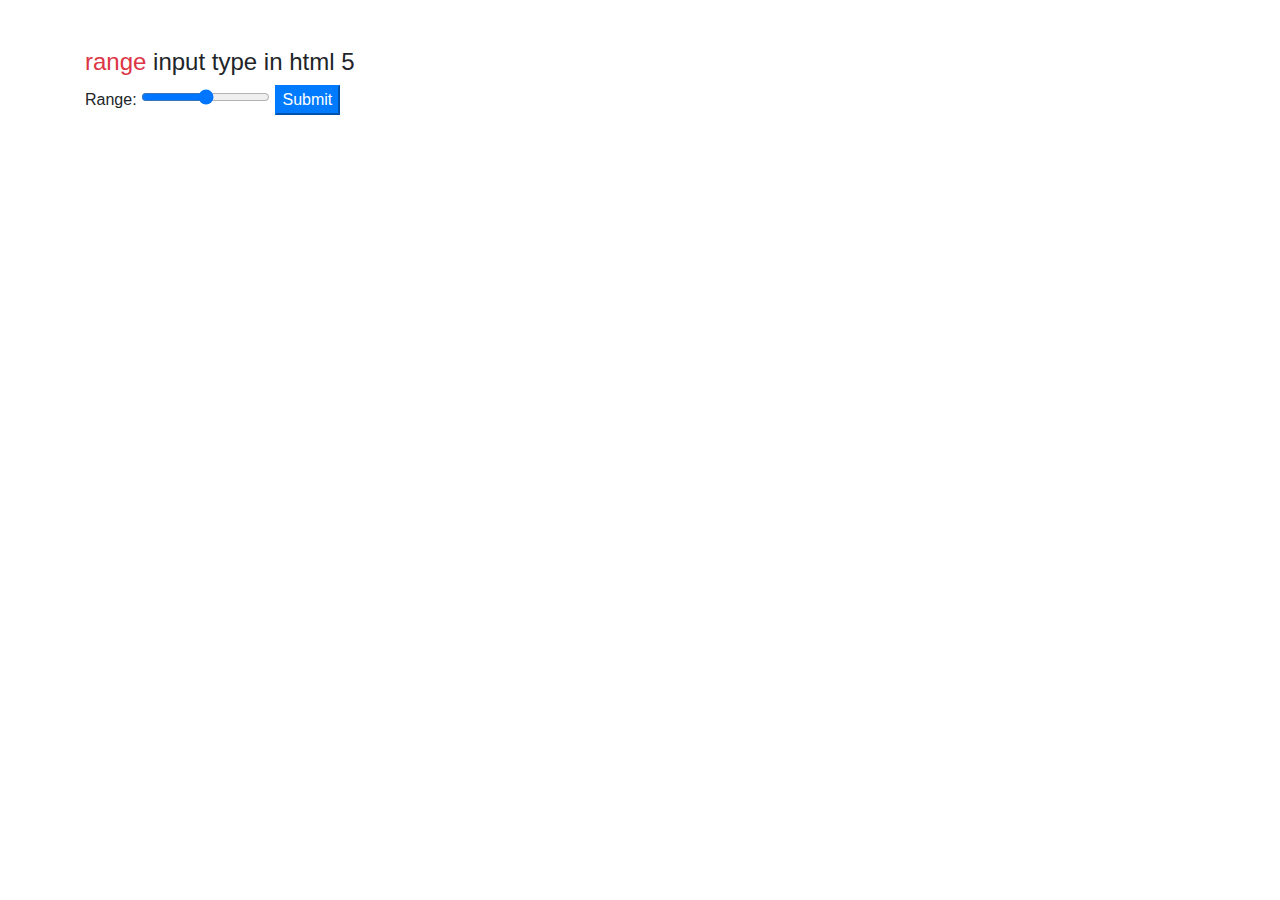
<file: index.html>
<!DOCTYPE html>  
<html>  
<head>  
    <title></title>  
    <meta charset="utf-8" />  
    <link rel="stylesheet" href="https://maxcdn.bootstrapcdn.com/bootstrap/4.1.3/css/bootstrap.min.css">  
    <script src="https://ajax.googleapis.com/ajax/libs/jquery/3.3.1/jquery.min.js"></script>  
    <script src="https://maxcdn.bootstrapcdn.com/bootstrap/4.1.3/js/bootstrap.min.js"></script>  
</head>  
<body>  
    <div class="container py-5">  
        <h4><span class="text-danger">range</span> input type in html 5</h4>  
        <form action="https://formshow.systementor.se/" method="post">  
            <div class="form-group">  
                <label>Range:</label>  
                <input type="range" name="range" class="custom-range"/>  
                <button class="btn-primary rounded-0">Submit</button>     
            </div>  
        </form>    
    </div>   
</body>  
</html>
</file>
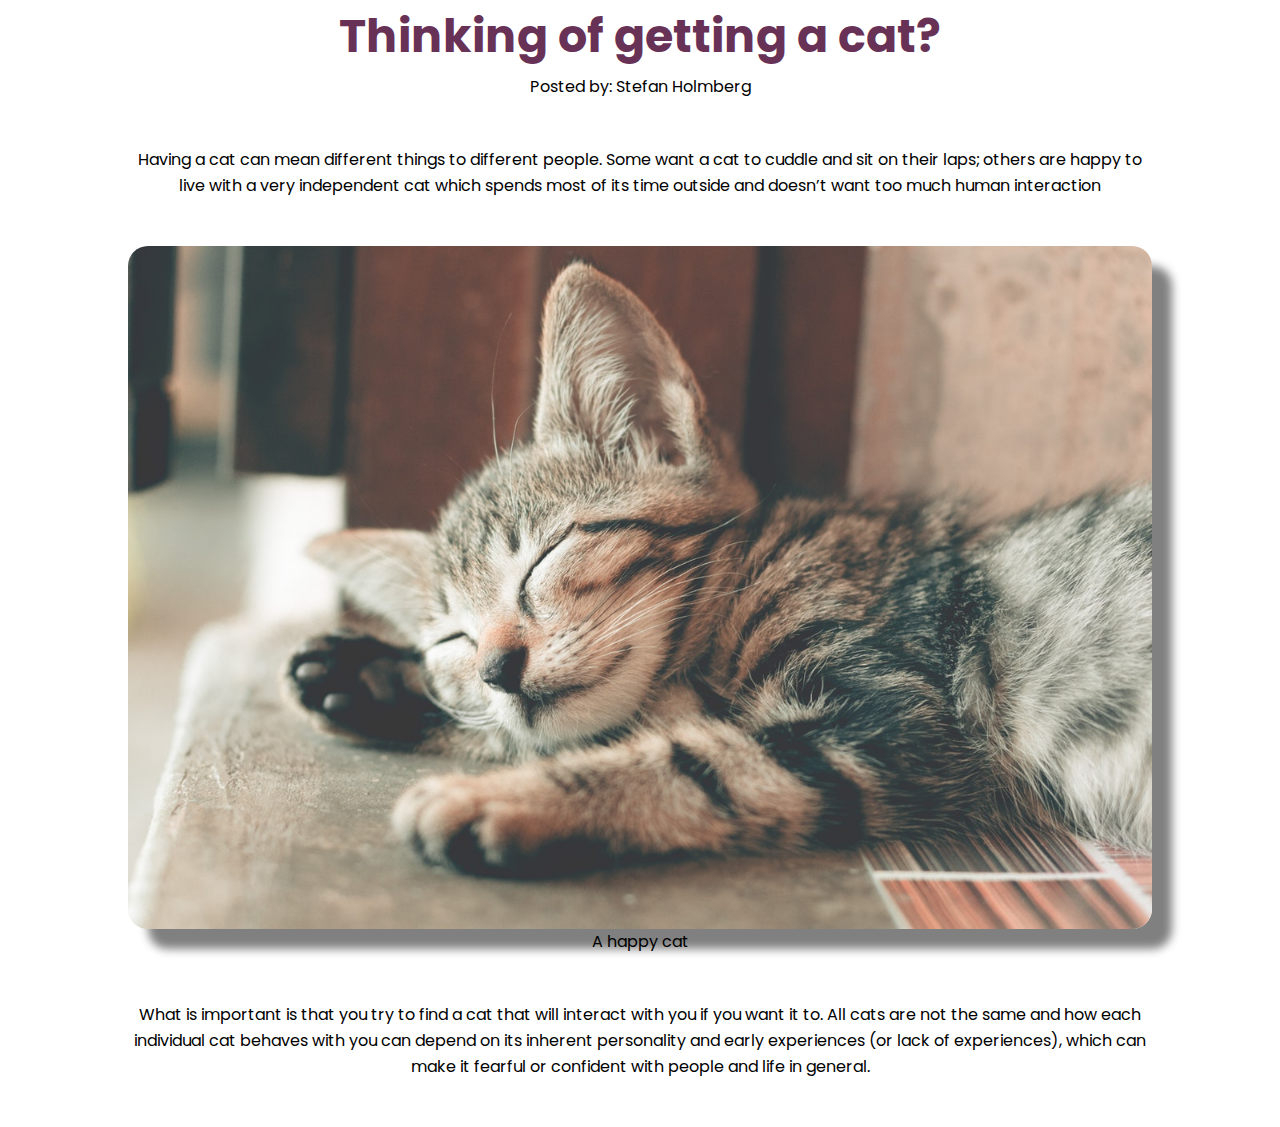
<file: blog.html>
<!DOCTYPE html>
<html lang="en">
  <head>
    <meta charset="utf-8">
    <title>Stefans cool blog</title>
    <link rel="preconnect" href="https://fonts.googleapis.com">
    <link rel="preconnect" href="https://fonts.gstatic.com" crossorigin>
    <link href="https://fonts.googleapis.com/css2?family=Poppins:wght@400;700&display=swap" rel="stylesheet">    
    <link rel="stylesheet" href="css/blogstyles.css">
  </head>
  <body>
    <article class="article">
      <header class="spacing">
        <h1 class="header-title">Thinking of getting a cat?</h1>
        <p>Posted by: Stefan Holmberg</p>
      </header>
      <p class="spacing">Having a cat can mean different things to different people. Some want a cat to cuddle and sit on their laps; others are happy to live with a very independent cat which spends most of its time outside and doesn’t want too much human interaction</p>
      <figure  class="spacing">
        <img class="article-image" src="images/cat.jpg" alt="The cat is pleased">
        <figcaption>A happy cat</figcaption>
      </figure>
      <p  class="spacing">What is important is that you try to find a cat that will interact with you if you want it to. All cats are not the same and how each individual cat behaves with you can depend on its inherent personality and early experiences (or lack of experiences), which can make it fearful or confident with people and life in general. 
      </p>
    </article>
  </body>
</html>
</file>
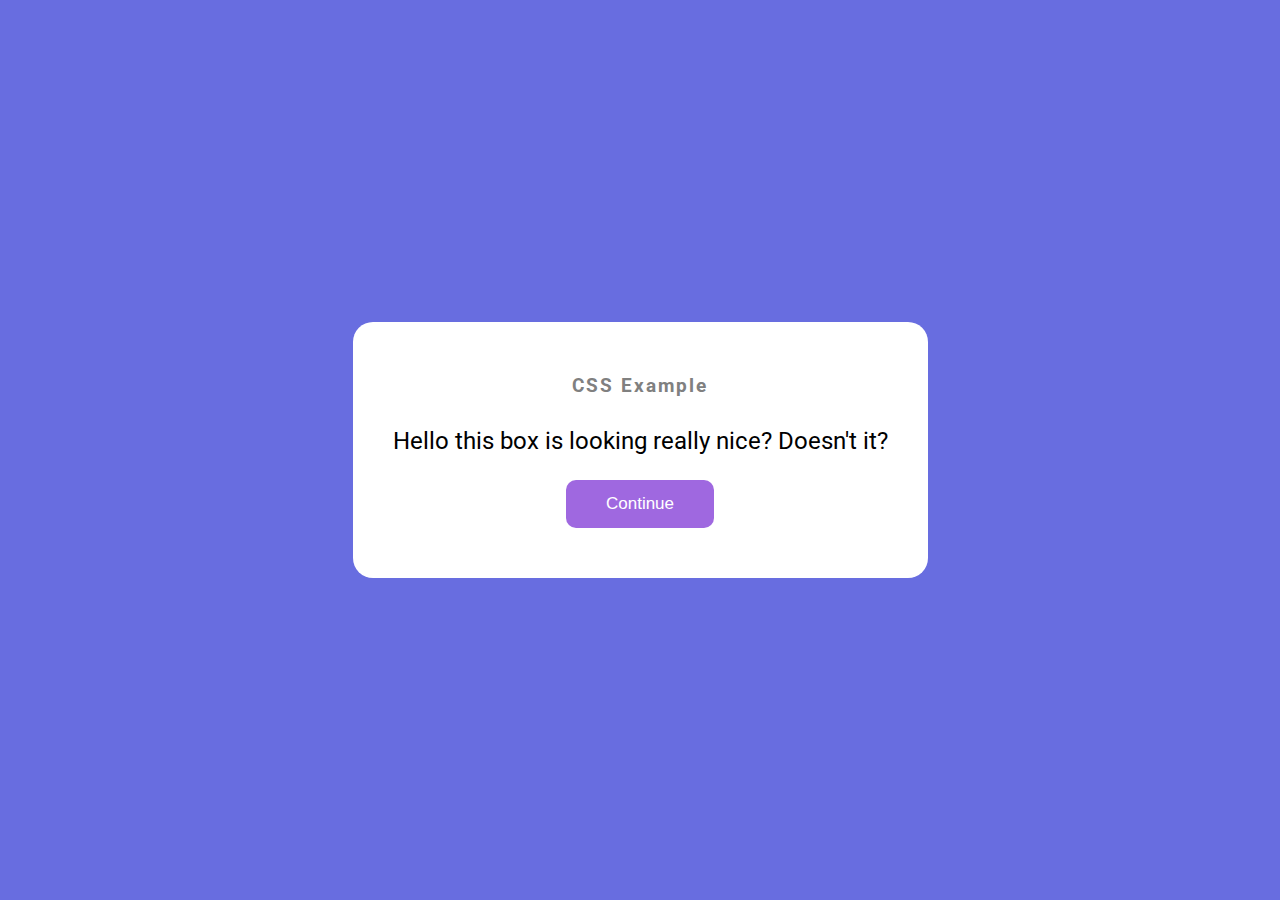
<file: centercenter.html>
<!DOCTYPE html>
<html lang="en">
<head>
    <meta charset="UTF-8">
    <meta http-equiv="X-UA-Compatible" content="IE=edge">
    <meta name="viewport" content="width=device-width, initial-scale=1.0">
    <title>Document</title>
    
    <link rel="stylesheet" href="css/centercenter.css">
</head>
<body>
    <main class="container">
        <h3>CSS Example</h3>
        <div class="txt">Hello this box is looking really nice? Doesn't it?</div>
        <button  class="btn">Continue</button>
    </main>            
</body>
</html>
</file>
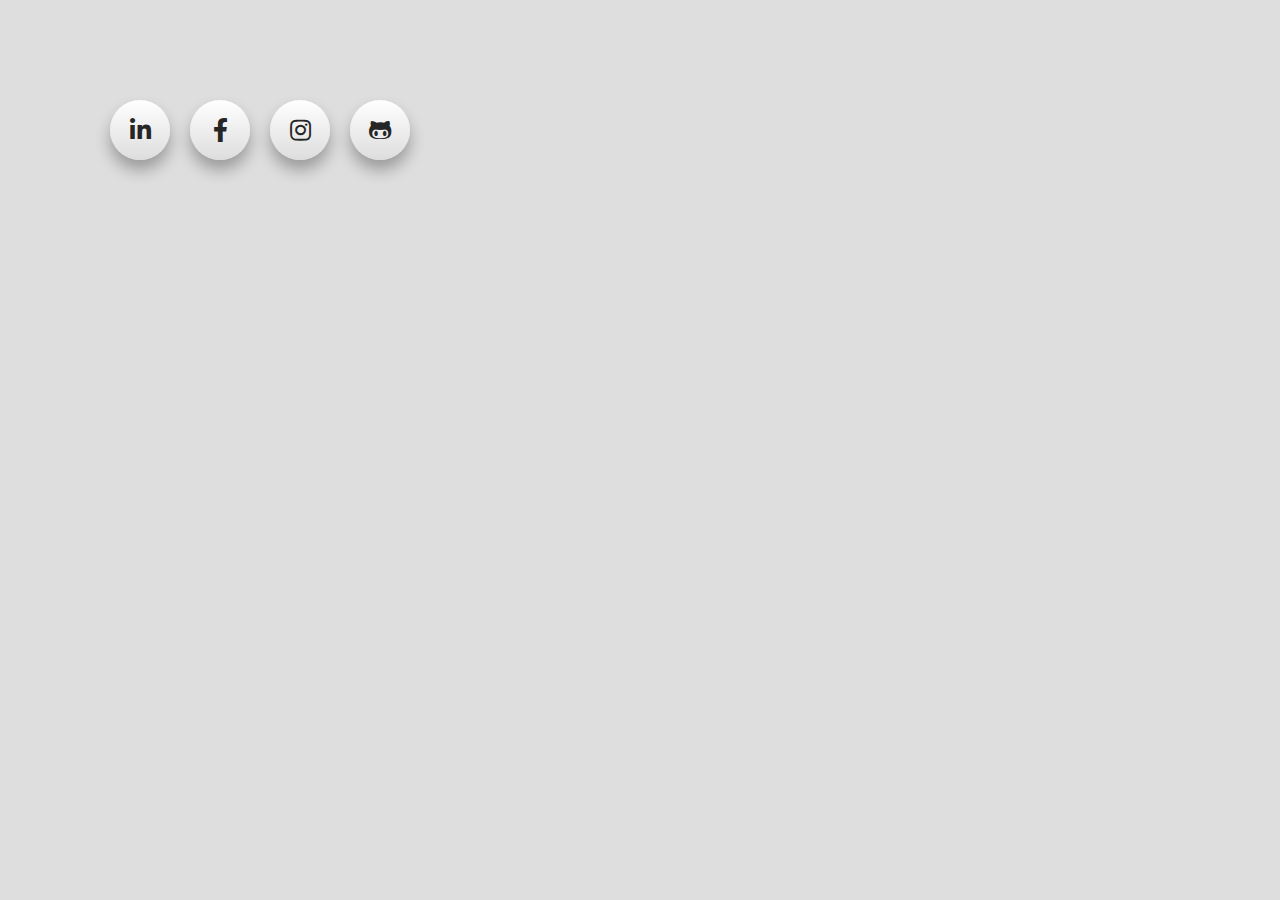
<file: mediahover.html>
<!DOCTYPE html>
<html lang="en">
<head>
    <meta charset="UTF-8">
    <meta http-equiv="X-UA-Compatible" content="IE=edge">
    <meta name="viewport" content="width=device-width, initial-scale=1.0">
    <link rel="stylesheet" href="https://cdnjs.cloudflare.com/ajax/libs/font-awesome/5.15.4/css/all.min.css">
    <link rel="stylesheet" href="css/mediahover.css">
    <title>Document</title>
</head>
<body>
    
    <ul class="sociallinks">
        <li>
            <a href="#">
                <i class="fab fa-linkedin-in"></i>
            </a>
        </li>
        <li>
            <a href="#">
                <i class="fab fa-facebook-f"></i>
            </a>

        </li>
        <li>
            <a href="#">
                <i class="fab fa-instagram"></i>
            </a>

        </li>
        <li>
            <a href="#">
                <i class="fab fa-github-alt"></i>
            </a>

        </li>
        
    </ul>
</body>
</html>
</file>
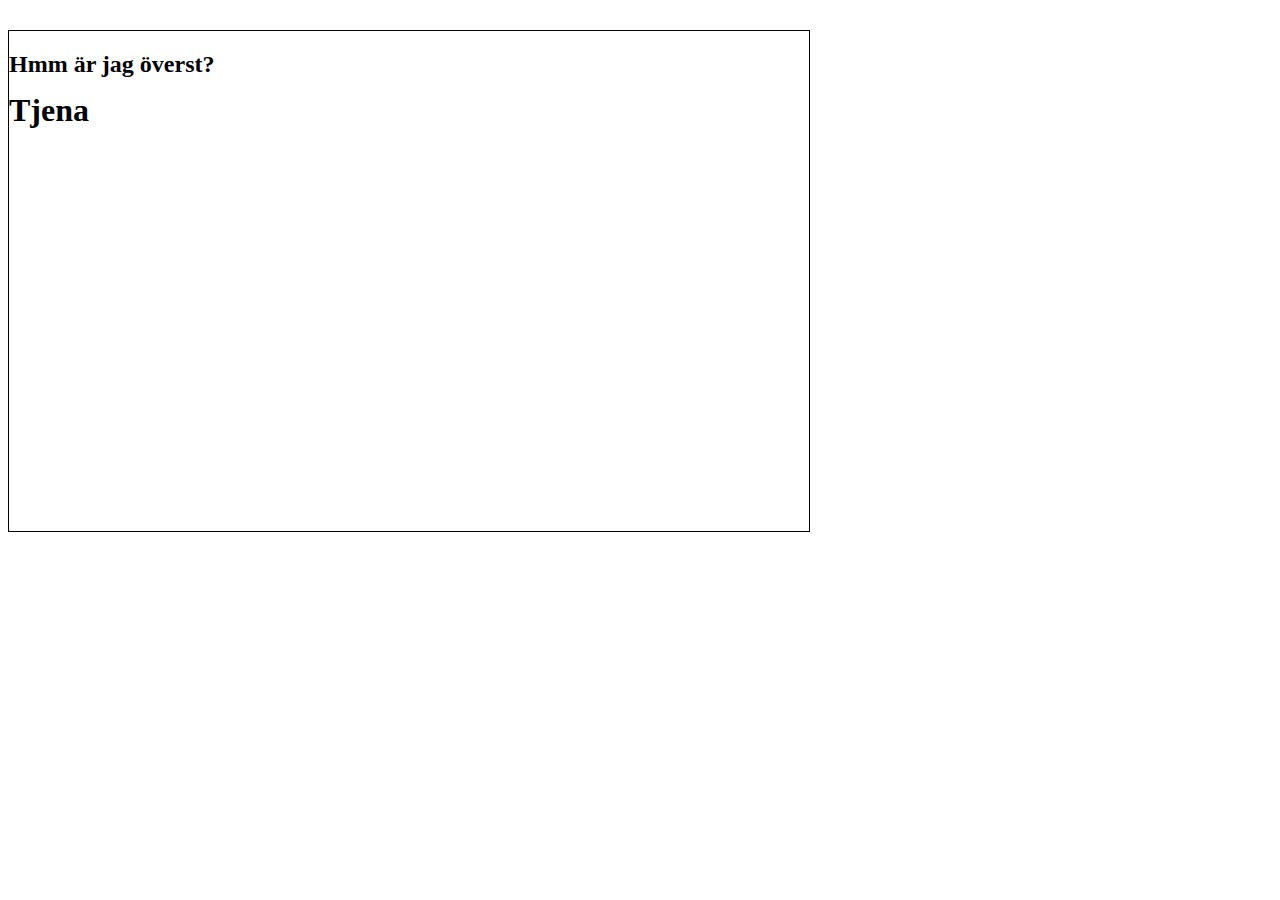
<file: positions.html>
<!DOCTYPE html>
<html lang="en">
<head>
    <meta charset="UTF-8">
    <meta http-equiv="X-UA-Compatible" content="IE=edge">
    <meta name="viewport" content="width=device-width, initial-scale=1.0">
    <title>Document</title>
    <style>
        .box{
            width:800px;
            height:500px;
            border: 1px solid black;
            margin-top:30px;
            position:relative
        }
        .box-header{
            position:absolute;
            top: 40px;
        }
    </style>
</head>
<body>
    <div class="box">
        <h1 class="box-header">Tjena</h1>
        <h2>Hmm är jag överst?</h2>
    </div>
</body>
</html>
</file>
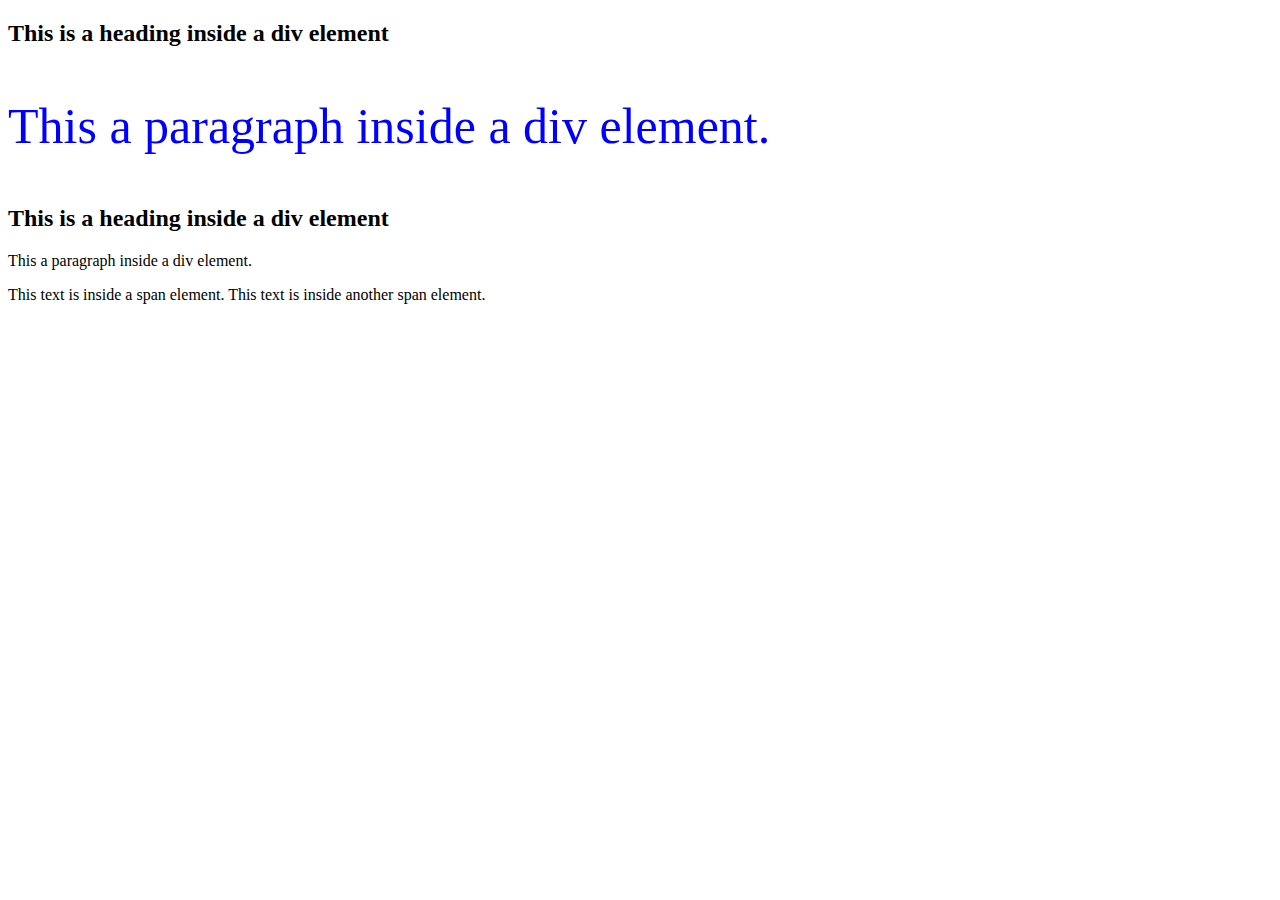
<file: test.html>
<!DOCTYPE html>
<html lang="en">
<head>
    <meta charset="UTF-8">
    <meta http-equiv="X-UA-Compatible" content="IE=edge">
    <meta name="viewport" content="width=device-width, initial-scale=1.0">
    <title>Document</title>
</head>
<body>

    <div >
        <h2>This is a heading inside a div element</h2>
        <p style="color:blue;font-size:50px">This a paragraph inside  a div element.<p>
      </div>
      <div >
        <h2>This is a heading inside a div element</h2>
        <p>This a paragraph inside  a div element.<p>
      </div>
      <span >This text is inside a span element.</span>
      <span >This text is inside another span element.</span>

</body>
</html>
</file>
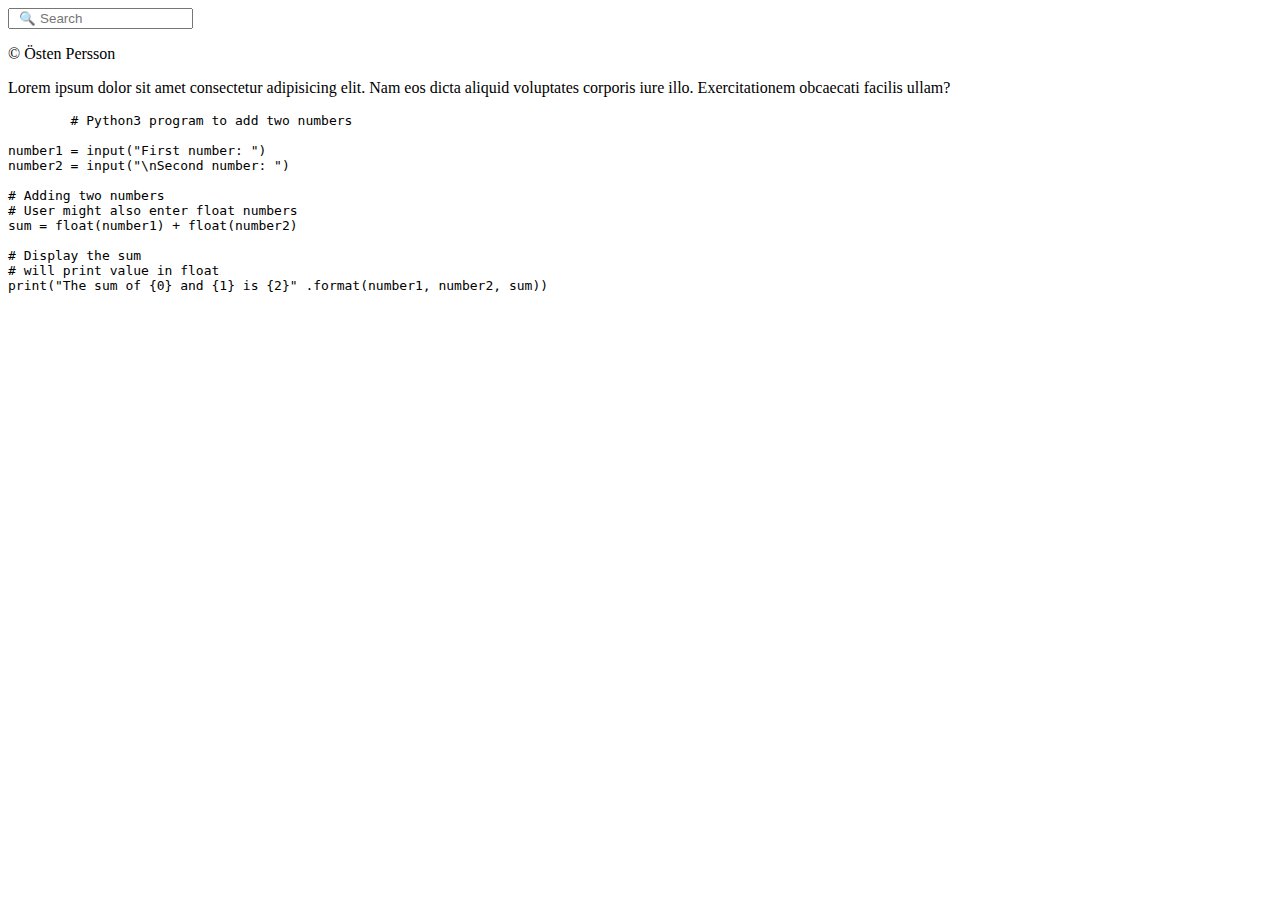
<file: test2.html>
<!DOCTYPE html>
<html lang="en">
<head>
    <meta charset="UTF-8">
    <meta http-equiv="X-UA-Compatible" content="IE=edge">
    <meta name="viewport" content="width=device-width, initial-scale=1.0">
    <title>Document</title>
</head>
<body>
    <input type="text" placeholder="  &#128269; Search"/>
    <p>&copy; Östen Persson </p>
    <p>Lorem ipsum dolor sit amet consectetur adipisicing elit. Nam eos dicta aliquid voluptates corporis iure illo. Exercitationem obcaecati facilis ullam?</p>
    <pre>
        # Python3 program to add two numbers
  
number1 = input("First number: ")
number2 = input("\nSecond number: ")
  
# Adding two numbers
# User might also enter float numbers
sum = float(number1) + float(number2)
  
# Display the sum
# will print value in float
print("The sum of {0} and {1} is {2}" .format(number1, number2, sum))
    </pre>
</body>
</html>
</file>
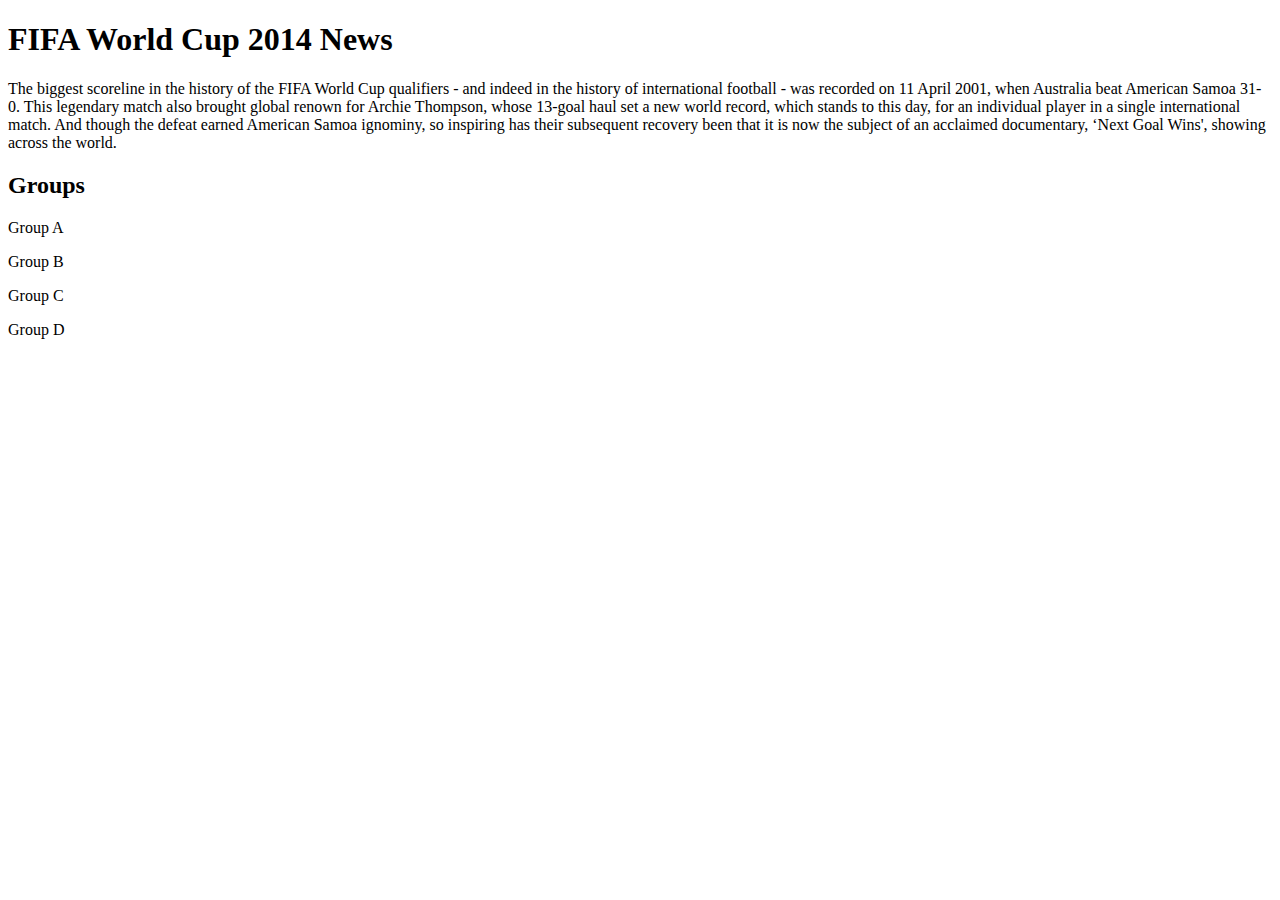
<file: test3.html>
<!DOCTYPE html>
<html lang="en">
<head>
    <meta charset="UTF-8">
    <meta http-equiv="X-UA-Compatible" content="IE=edge">
    <meta name="viewport" content="width=device-width, initial-scale=1.0">
    <title>Document</title>
</head>
<body>
    <h1>FIFA World Cup 2014 News</h1>
    <p>The biggest scoreline in the history of the FIFA World Cup qualifiers - and indeed in the history of
    international football - was recorded on 11 April 2001, when Australia beat American Samoa 31-0.
    This legendary match also brought global renown for Archie Thompson, whose 13-goal haul set a new world
    record, which stands to this day, for an individual player in a single international match.
    And though the defeat earned American Samoa ignominy, so inspiring has their subsequent recovery been that it
    is now the subject of an acclaimed documentary, ‘Next Goal Wins', showing across the world.
</p>
<h2>Groups</h2>
<p>Group A</p>
<p>Group B</p>
<p>Group C</p>
<p>Group D</p>
    
</body>
</html>
</file>
<file: css/blogstyles.css>
*,
*::before,
*::after {
  -webkit-box-sizing: border-box;
          box-sizing: border-box;
}

body {
  margin: 0;
  line-height: 1.6;
  font-family: 'Poppins', sans-serif;
  text-align: center;
}

.header-title{
    color: #683257;
    font-size: 46px;
}

.spacing {
    margin-bottom:3em;
}

.article{
    width:80%;
    margin: 0 auto;
}

.article-image{
    margin: 0 auto;
    border-radius: 20px;
    box-shadow: 20px 20px 10px grey;
}

img {
  max-width: 100%;
  display: block;
}

h1,
h2,
h3,
figure,
p {
  margin: 0;
}

.split {
  display: -webkit-box;
  display: -ms-flexbox;
  display: flex;
  gap: 1em;
  -ms-flex-wrap: wrap;
      flex-wrap: wrap;
  -webkit-box-pack: center;
      -ms-flex-pack: center;
          justify-content: center;
}

.split > * {
  -ms-flex-preferred-size: 30%;
      flex-basis: 30%;
  min-width: 15em;
}
</file>
<file: css/centercenter.css>
@import url('https://fonts.googleapis.com/css2?family=Roboto:wght@400;700&display=swap');

*,
*::before,
*::after {
  -webkit-box-sizing: border-box;
          box-sizing: border-box;
}

body {
  margin: 0;
  line-height: 1.6;
  font-family: 'Roboto', sans-serif;
  display: flex;
  align-items: center;
  justify-content: center;
  height:100vh;
  background-color: #686de0;
}

.btn{
    background-color: #9f68e0;
    color:white;
    border:0;
    border-radius: 10px;
    padding: 14px 40px;
    font-size:17px;
    cursor:pointer;
}

.container{
    background-color: white;
    padding: 50px 40px;
    border-radius: 20px;
    text-align:center;
}


h3{
    letter-spacing: 2px;
    color:grey;
    padding-bottom: 20px;
}

.txt{
    font-size:24px;
    padding-bottom:20px;
}


img {
  max-width: 100%;
  display: block;
}

h1,
h2,
h3,
p {
  margin: 0;
}
</file>
<file: css/mediahover.css>
body{
    margin:0;
    padding:0;
    background: #dedede;    
}

.sociallinks{
    margin:0;
    padding:100px;
    display: flex;
    list-style: none;
}

.sociallinks li a{
    width:60px;
    height:60px;
    display:block;
    text-align: center;
    background: linear-gradient(0deg, #ddd, #fff);
    box-shadow: 0 10px 15px rgba(0,0,0,0.3);
    padding:6px;
    margin:0 10px;
    border-radius:50%;
    font-size:24px;
    line-height:50px;
    color: #262626;
    box-sizing: border-box;
}
.sociallinks li a:hover{
    box-shadow: 0 2px 5px rgba(0,0,0,0.3);
}
</file>
